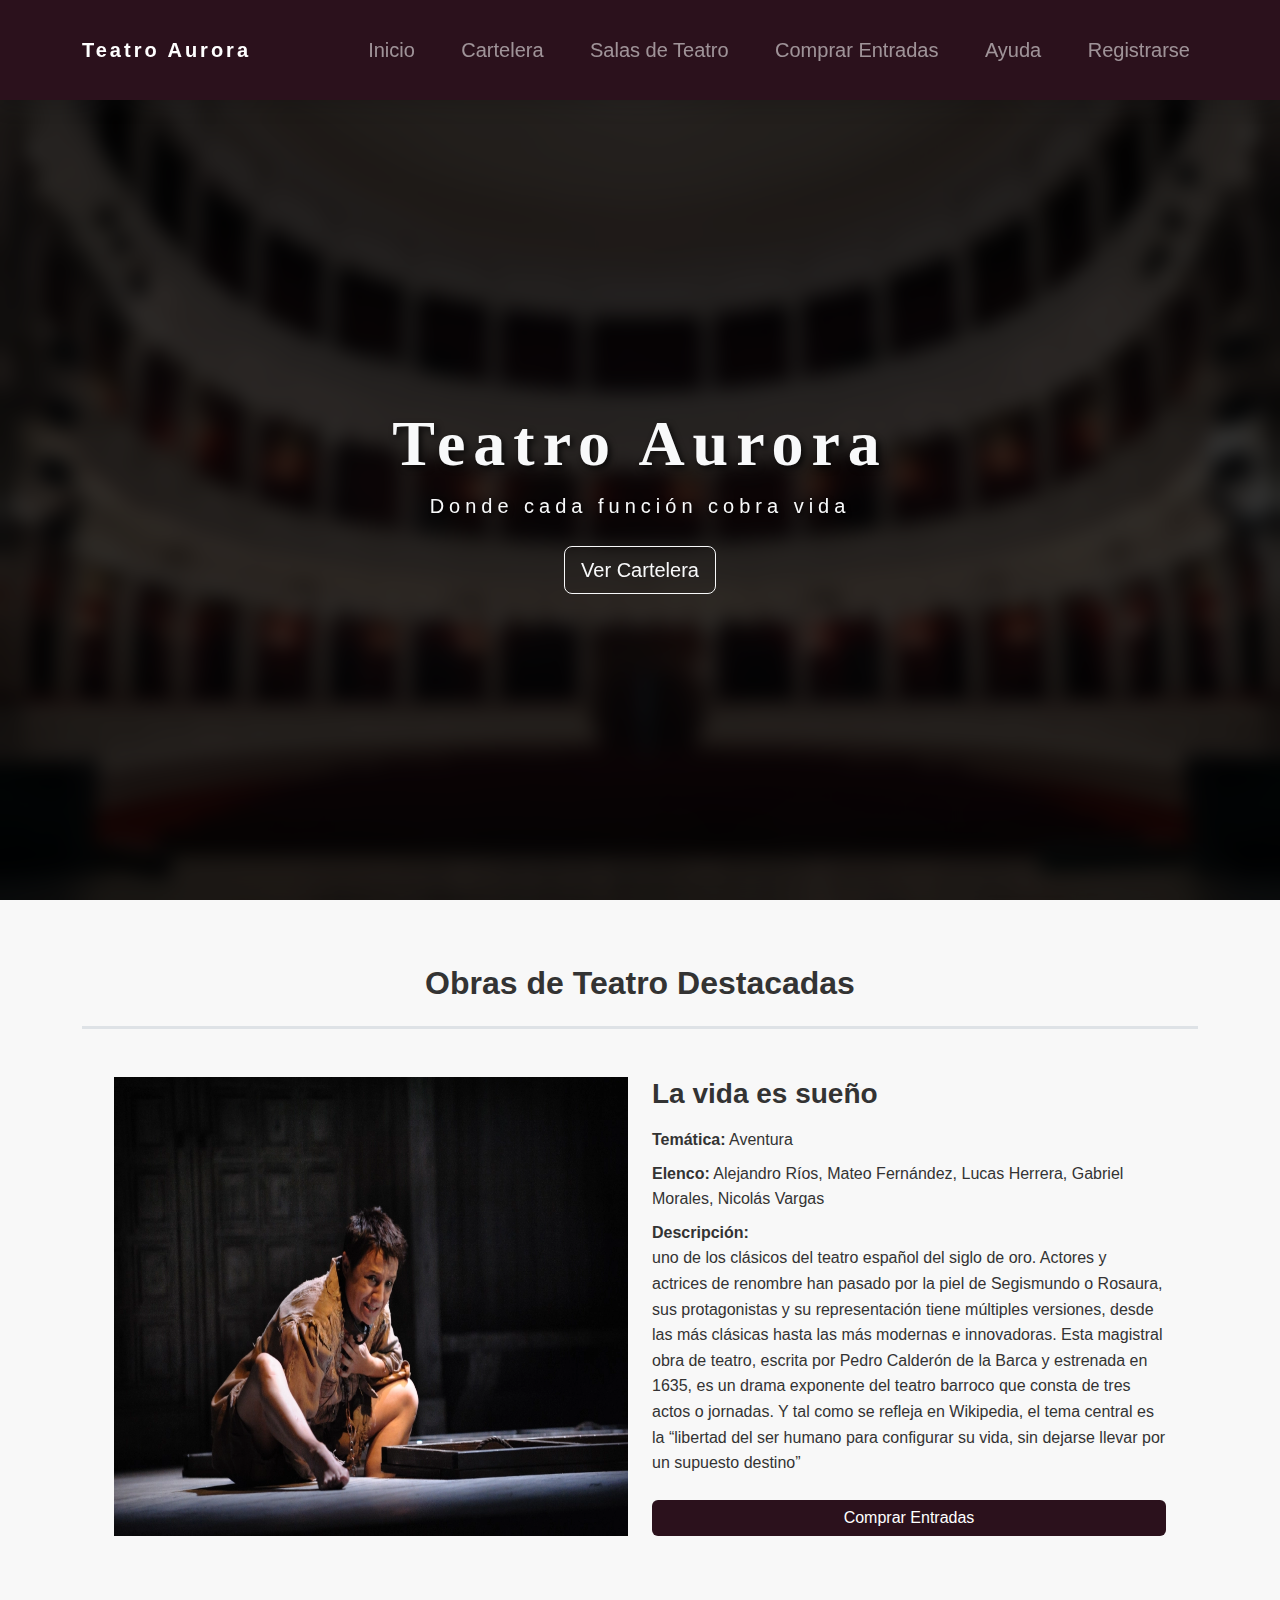
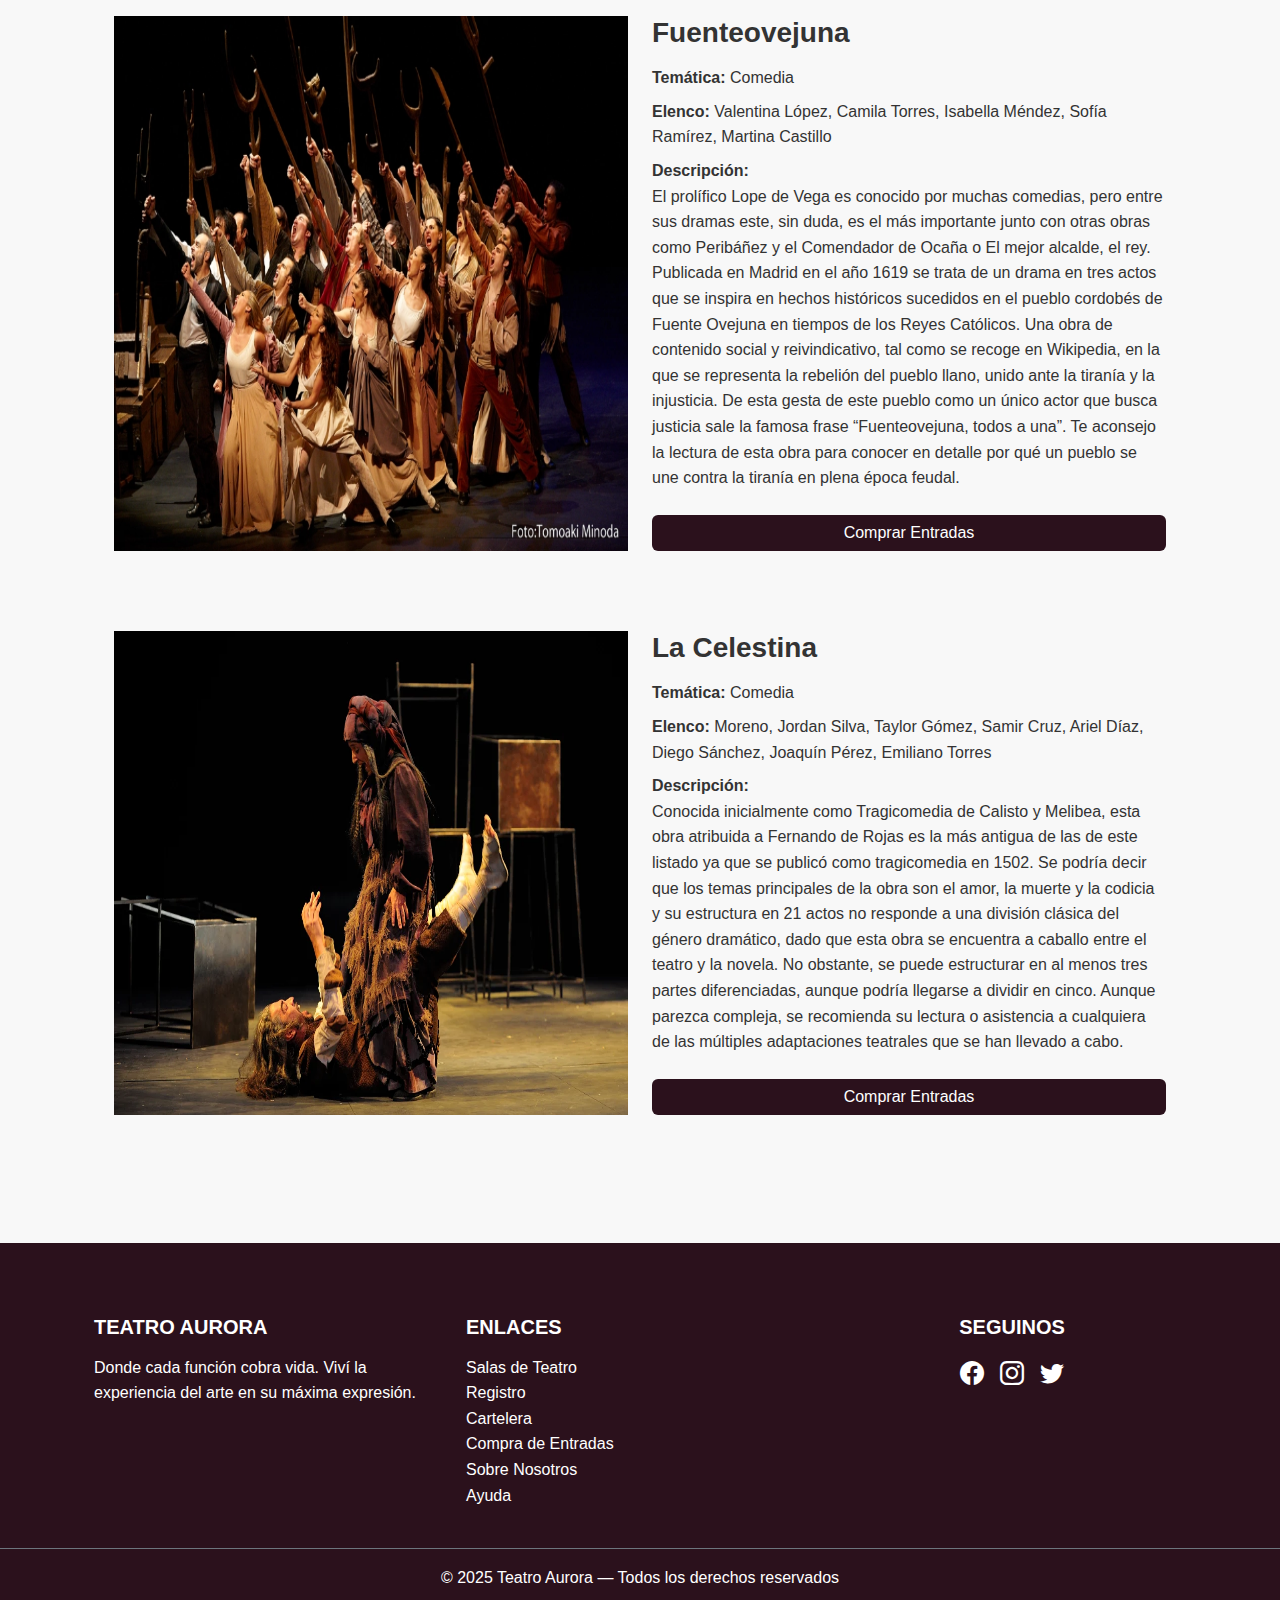
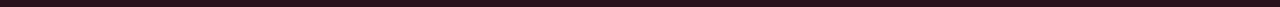
<file: index.html>
<!DOCTYPE html>
<html lang="es">

<head>
	<meta charset="UTF-8" />
	<meta name="viewport" content="width=device-width, initial-scale=1.0" />
	<title>Teatro Aurora</title>
	<link href="https://cdn.jsdelivr.net/npm/bootstrap-icons@1.11.3/font/bootstrap-icons.css" rel="stylesheet">
	<link rel="stylesheet" href="css/bootstrap.min.css">
	<link rel="stylesheet" href="css/styles.css">
	<link rel="stylesheet" href="css/index.css">
</head>

<body>

	<nav id="navbar-container" class="container-fluid sticky-top shadow"></nav>

	<main class="container-fluid d-flex flex-column">

		<!-- Hero -->
		<section class="hero d-flex align-items-center text-center text-light position-relative">
			<div class="hero-overlay position-absolute top-0 start-0 w-100 h-100"></div>

			<div class="container position-relative">
				<h1 class="display-3 fw-bold hero-title">Teatro Aurora</h1>
				<p class="lead mb-4 hero-description">Donde cada función cobra vida</p>
				<a href="cartelera.html" class="btn btn-outline-light btn-lg">Ver Cartelera</a>
			</div>
		</section>

		<!-- Main content -->
		<section class="container d-flex flex-column mt-5">
			<article class="my-3 border-3 border-bottom pb-3">
				<h2 class="fw-bold text-center"><b>Obras de Teatro Destacadas</b></h2>
			</article>

			<article id="card-container" class="row p-3">
			</article>
		</section>

	</main>

	<footer id="footer-container"></footer>

	<script src="js/bootstrap.bundle.min.js"></script>
	<script src="js/main.js"></script>
	<script src="js/index.js"></script>
</body>

</html>
</file>
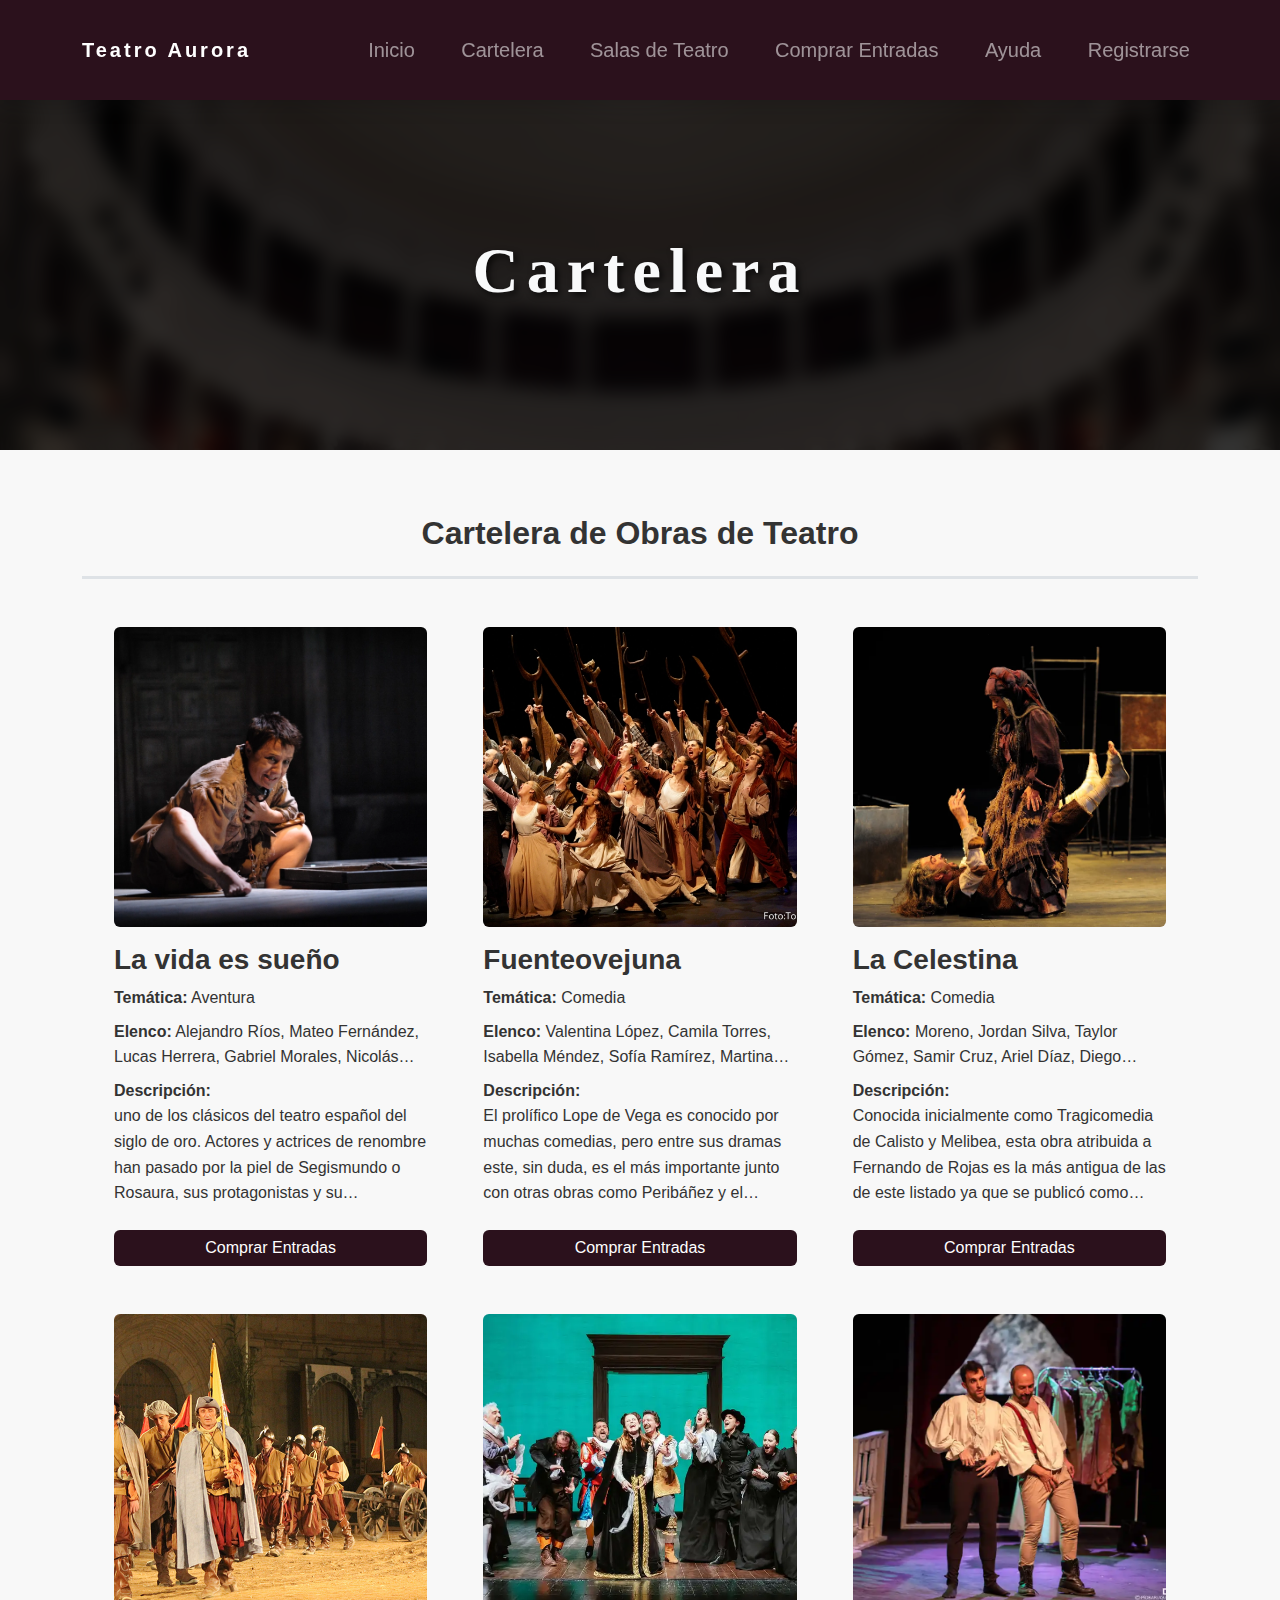
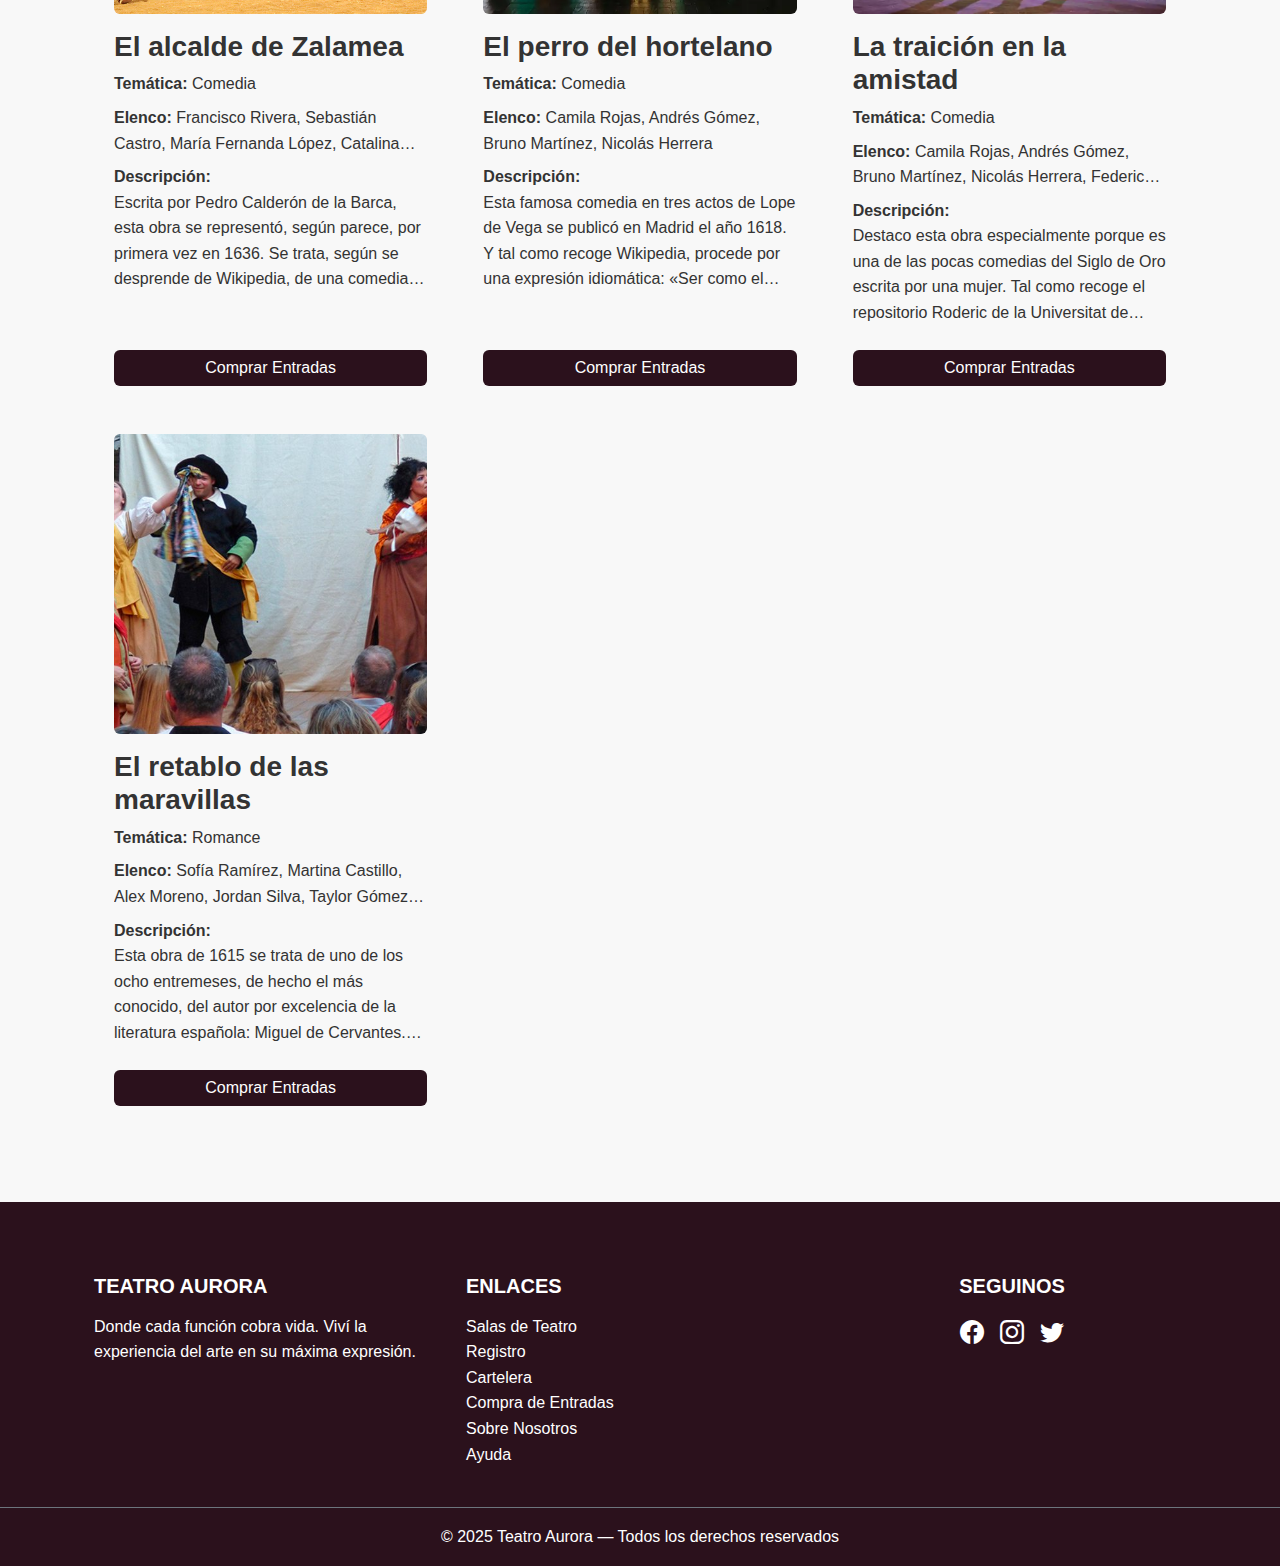
<file: cartelera.html>
<!DOCTYPE html>
<html lang="es">

<head>
	<meta charset="UTF-8" />
	<meta name="viewport" content="width=device-width, initial-scale=1.0" />
	<title>Teatro Aurora</title>
	<link href="https://cdn.jsdelivr.net/npm/bootstrap-icons@1.11.3/font/bootstrap-icons.css" rel="stylesheet">
	<link rel="stylesheet" href="css/bootstrap.min.css">
	<link rel="stylesheet" href="css/styles.css">
	<link rel="stylesheet" href="css/cartelera.css">
</head>

<body>

	<nav id="navbar-container" class="container-fluid sticky-top shadow"></nav>

	<main class="container-fluid d-flex flex-column">

		<!-- Hero -->
		<section class="hero d-flex align-items-center text-center text-light position-relative">
			<div class="hero-overlay position-absolute top-0 start-0 w-100 h-100"></div>

			<div class="container position-relative">
				<h1 class="display-3 fw-bold hero-title">Cartelera</h1>
			</div>
		</section>

		<!-- Main content -->
		<section class="container d-flex flex-column mt-5">
			<article class="my-3 border-3 border-bottom pb-3">
				<h2 class="fw-bold text-center"><b>Cartelera de Obras de Teatro</b></h2>
			</article>

			<article id="card-container" class="row p-3">
			</article>
		</section>

	</main>

	<footer id="footer-container"></footer>

	<script src="js/bootstrap.bundle.min.js"></script>
	<script src="js/main.js"></script>
	<script src="js/cartelera.js"></script>
</body>

</html>
</file>
<file: css/styles.css>
* {
    margin: 0;
    padding: 0;
    box-sizing: border-box;
    font-family: Roboto, sans-serif;
}

:root {
    --primary-color: #4b0010;
    --secondary-color: #2b111c;
    --tertiary-color: #220311;
    --font-color: #333;
    --background-color: #f8f8f8;
}

body {
    background-color: var(--background-color);
    color: var(--font-color);
    line-height: 1.6;
}

nav, .navbar-brand {
    font-size: 20px !important;
}

nav {
    background-color: var(--secondary-color) !important;
    color: #fff;
    min-height: 100px;
    transition: background-color 0.3s ease, backdrop-filter 0.3s ease;
}

.nav-scrolled {
  background-color: rgba(0, 0, 0, 0.8); /* opacidad 80% */
  backdrop-filter: blur(5px);
  -webkit-backdrop-filter: blur(5px);
}

.navbar-nav {
    width: 90%;
}

.navbar-brand {
    font-family: 'Times New Roman', Times, serif !important;
    letter-spacing: 3px;
}

.nav-blur {
    backdrop-filter: blur(10px);
}

.opacity-85 {
    opacity: 0.85 !important;
}

@media screen and (max-width: 992px) {
    .navbar-nav {
        width: 100%;
    }
}

footer {
    background-color: var(--secondary-color);
    color: #fff;
}

.container-fluid {
    padding-left: 0px;
    padding-right: 0px;
}

.btn-card {
    background-color: var(--secondary-color);
    border: none;
    color: #fff;
}

.btn-card:hover {
    background-color: var(--tertiary-color);
    border: none;
    color: #ddd;
}

.footer-link {
    color: #fff;
    transition: color 0.3s, text-decoration 0.3s;
}

.footer-link:hover {
    color: #aaa;
    text-decoration: underline;
}
</file>
<file: css/index.css>
.hero {
    height: calc(100vh - 100px);
    background: url('../img/teatro-mitre.jpg') center/cover no-repeat;
    overflow: hidden;
      background-attachment: fixed;
}

.hero-overlay {
    background: rgba(0, 0, 0, 0.80);
    backdrop-filter: blur(10px);
}

.hero-title {
    font-family: 'Times New Roman', Times, serif;
    text-shadow: 3px 3px 6px rgba(0, 0, 0, 0.7);
    letter-spacing: 8px;
}

.hero-description {
    text-shadow: 2px 2px 4px rgba(0, 0, 0, 0.7);
    letter-spacing: 5px;
}
</file>
<file: css/cartelera.css>
.hero {
    height: calc(50vh - 100px);
    background: url('../img/teatro-mitre.jpg') center/cover no-repeat;
    overflow: hidden;
      background-attachment: fixed;
}

.hero-overlay {
    background: rgba(0, 0, 0, 0.80);
    backdrop-filter: blur(10px);
}

.hero-title {
    font-family: 'Times New Roman', Times, serif;
    text-shadow: 3px 3px 6px rgba(0, 0, 0, 0.7);
    letter-spacing: 8px;
}

.hero-description {
    text-shadow: 2px 2px 4px rgba(0, 0, 0, 0.7);
    letter-spacing: 5px;
}

.img-card {
    height: 300px;
    object-fit: cover;
}

.descripcion {
  display: -webkit-box;
  -webkit-box-orient: vertical;
  -webkit-line-clamp: 5;
  overflow: hidden;     
  text-overflow: ellipsis;
}

.elenco {
  display: -webkit-box;
  -webkit-box-orient: vertical;
  -webkit-line-clamp: 2;
  overflow: hidden;     
  text-overflow: ellipsis;
}
</file>
